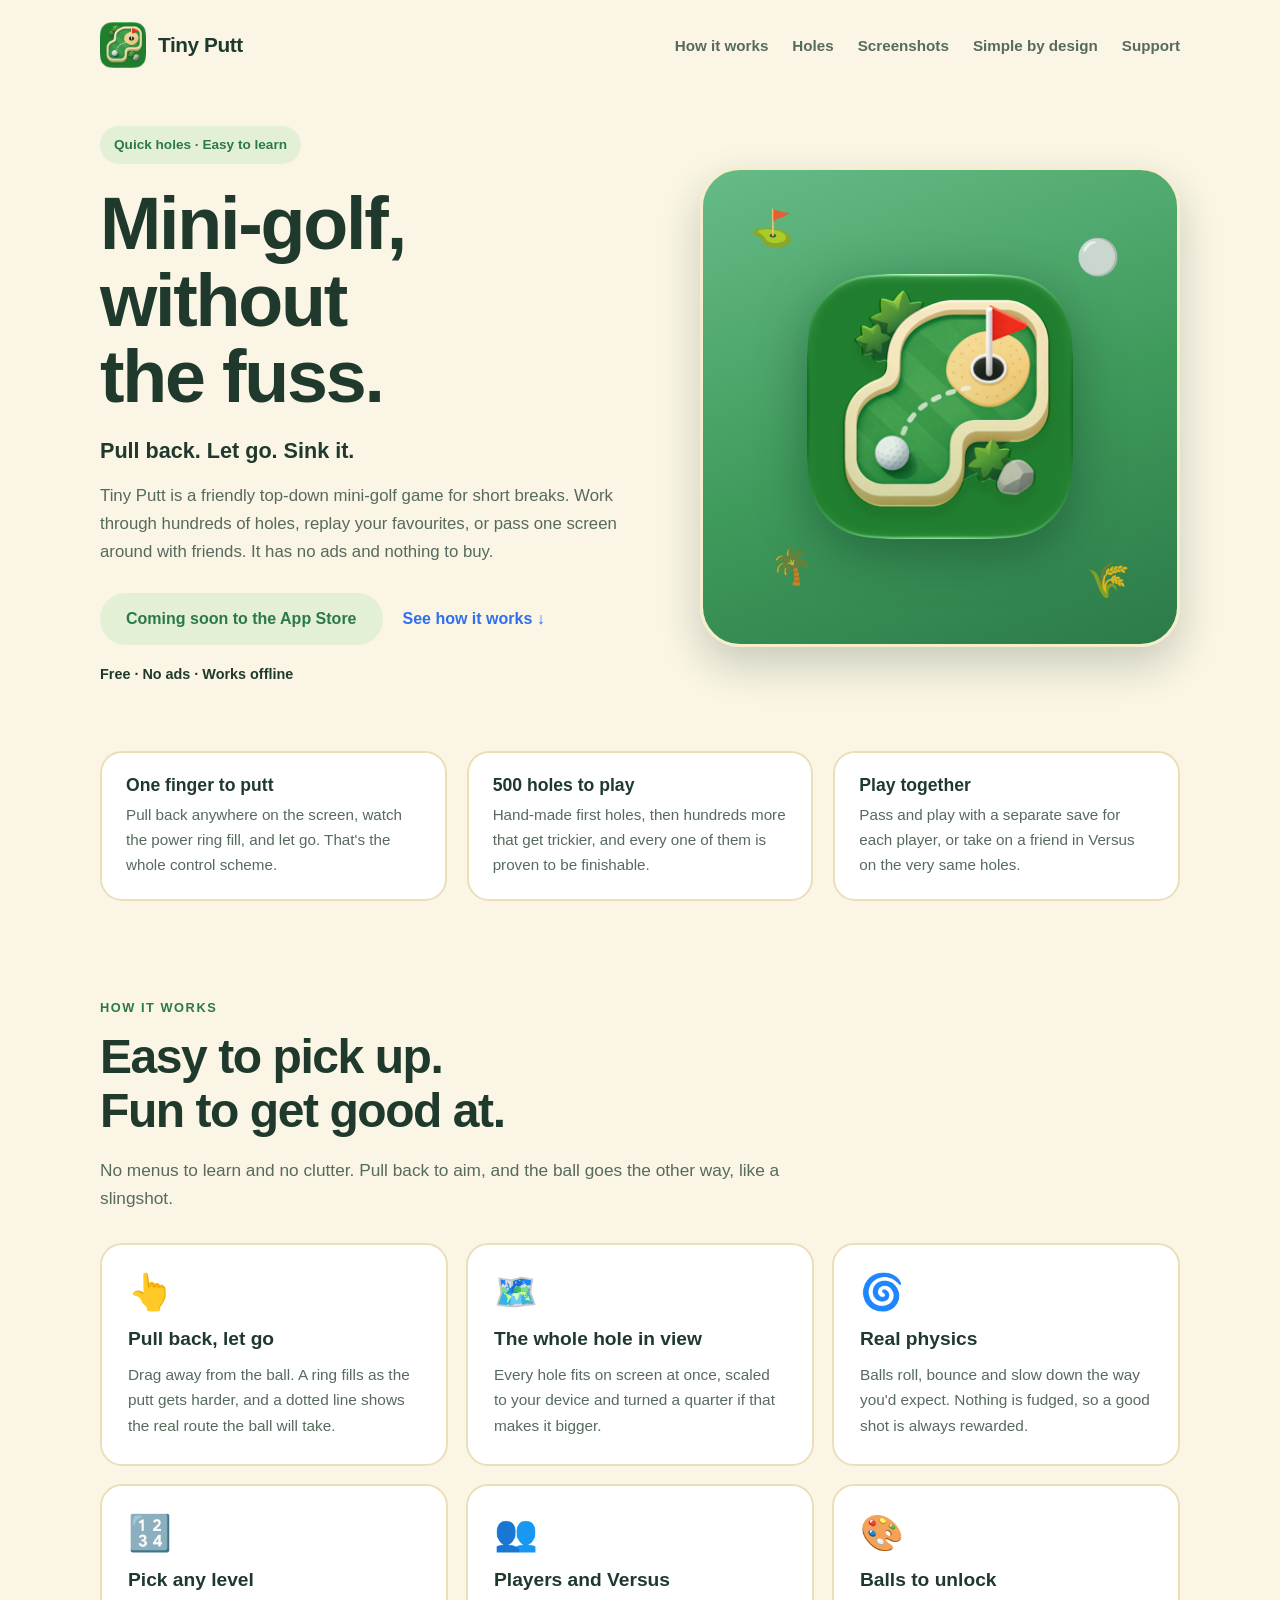
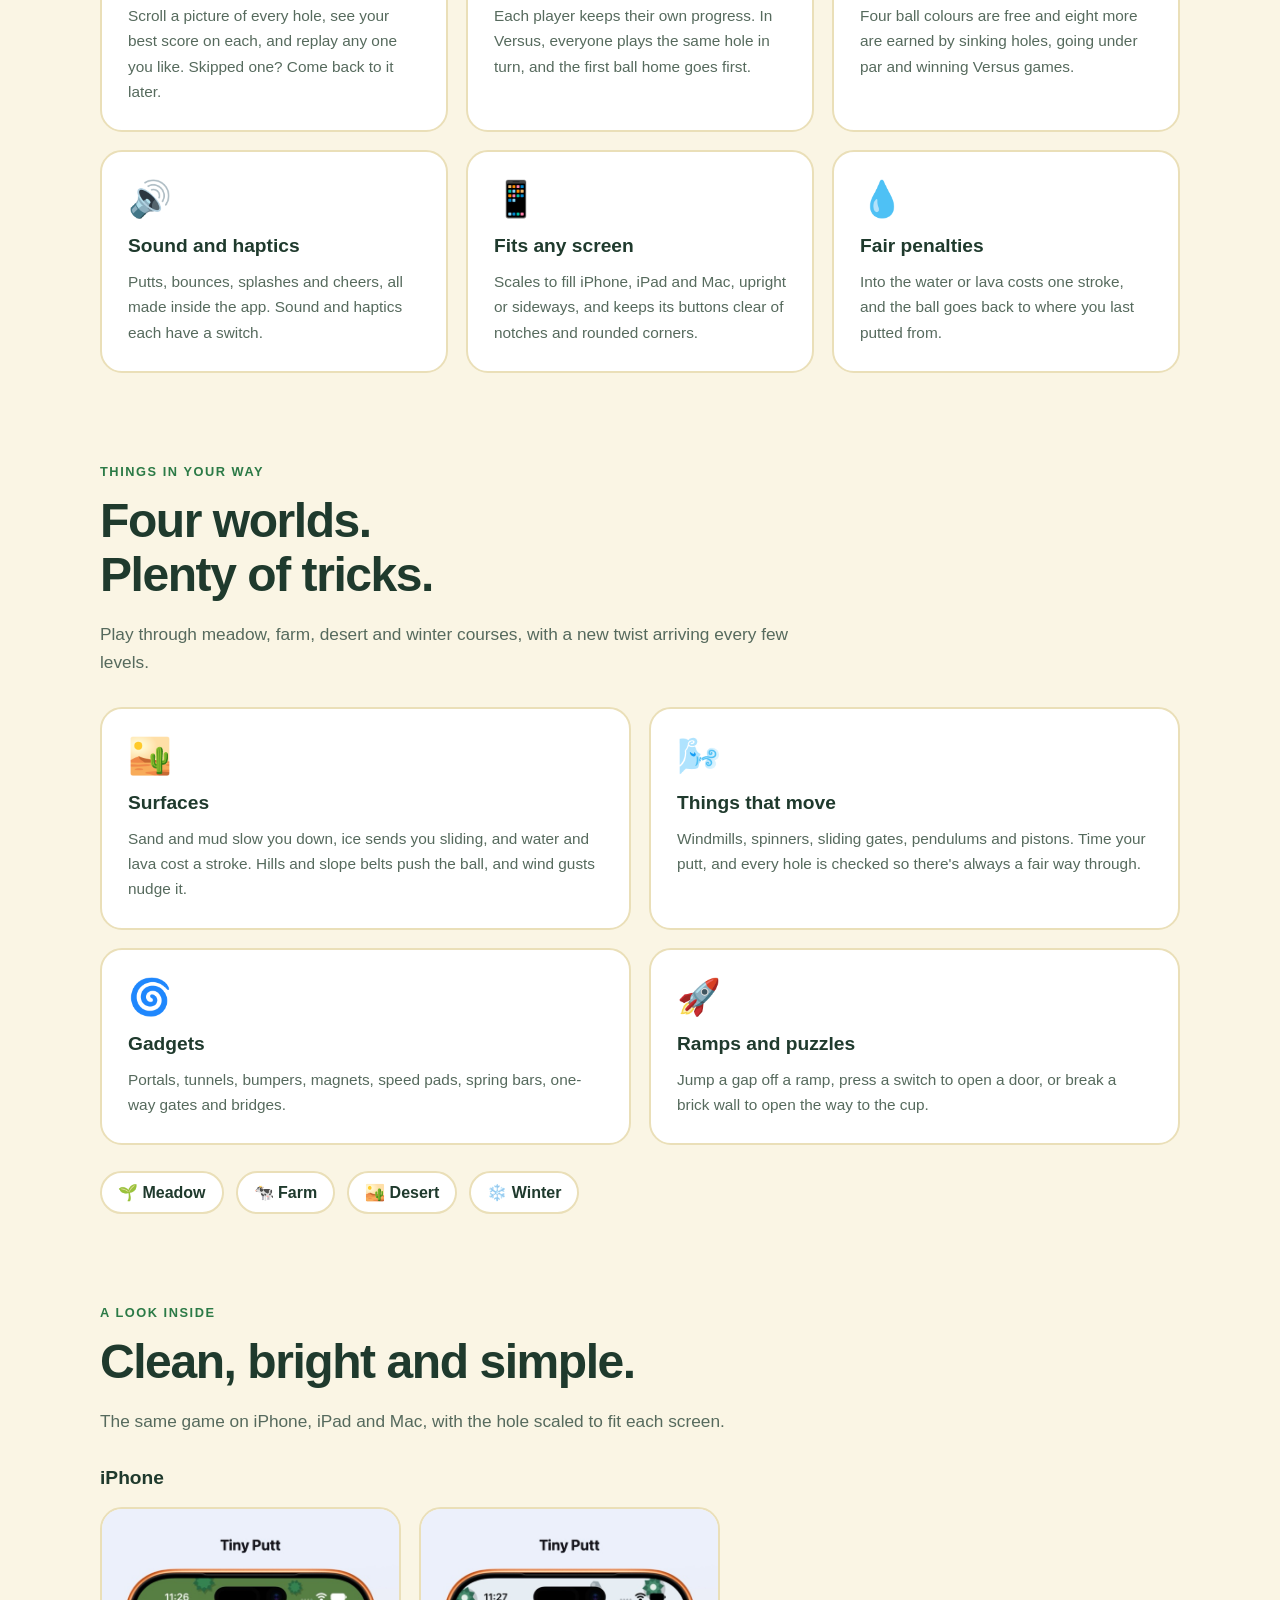
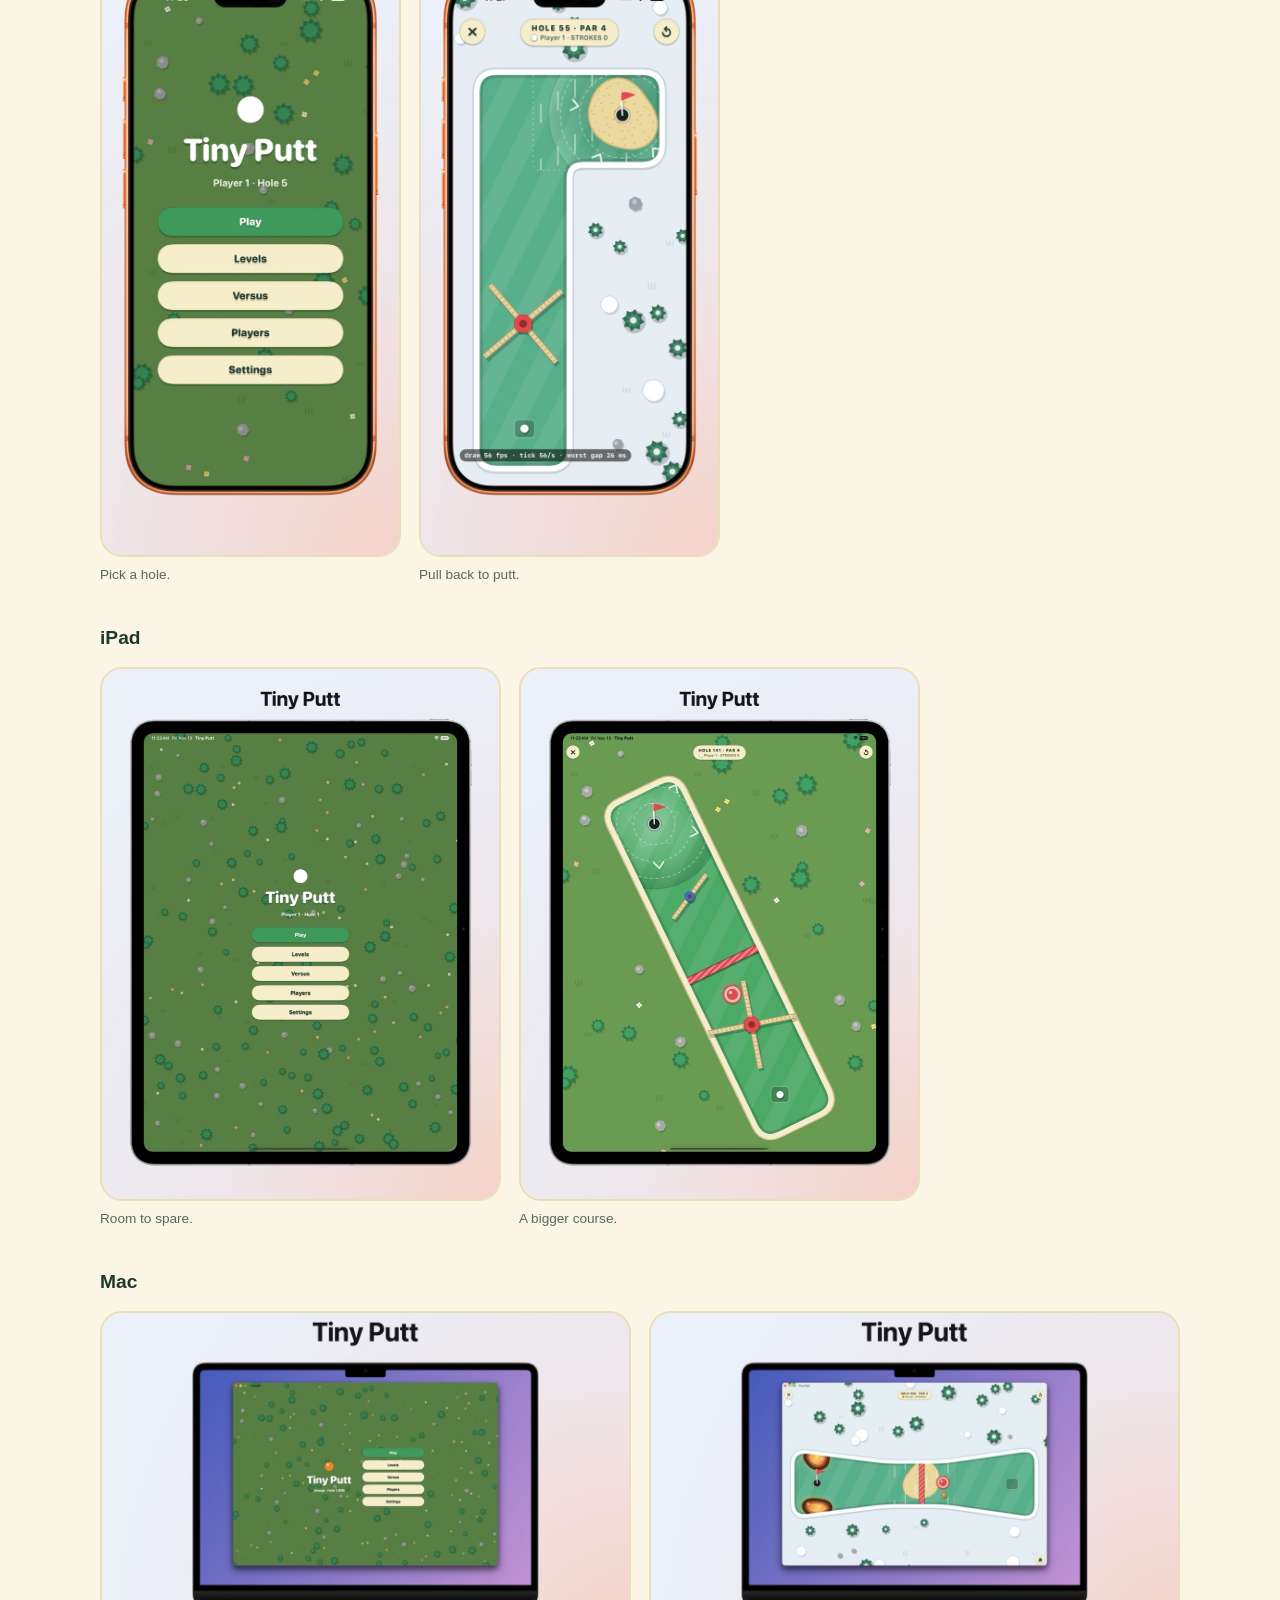
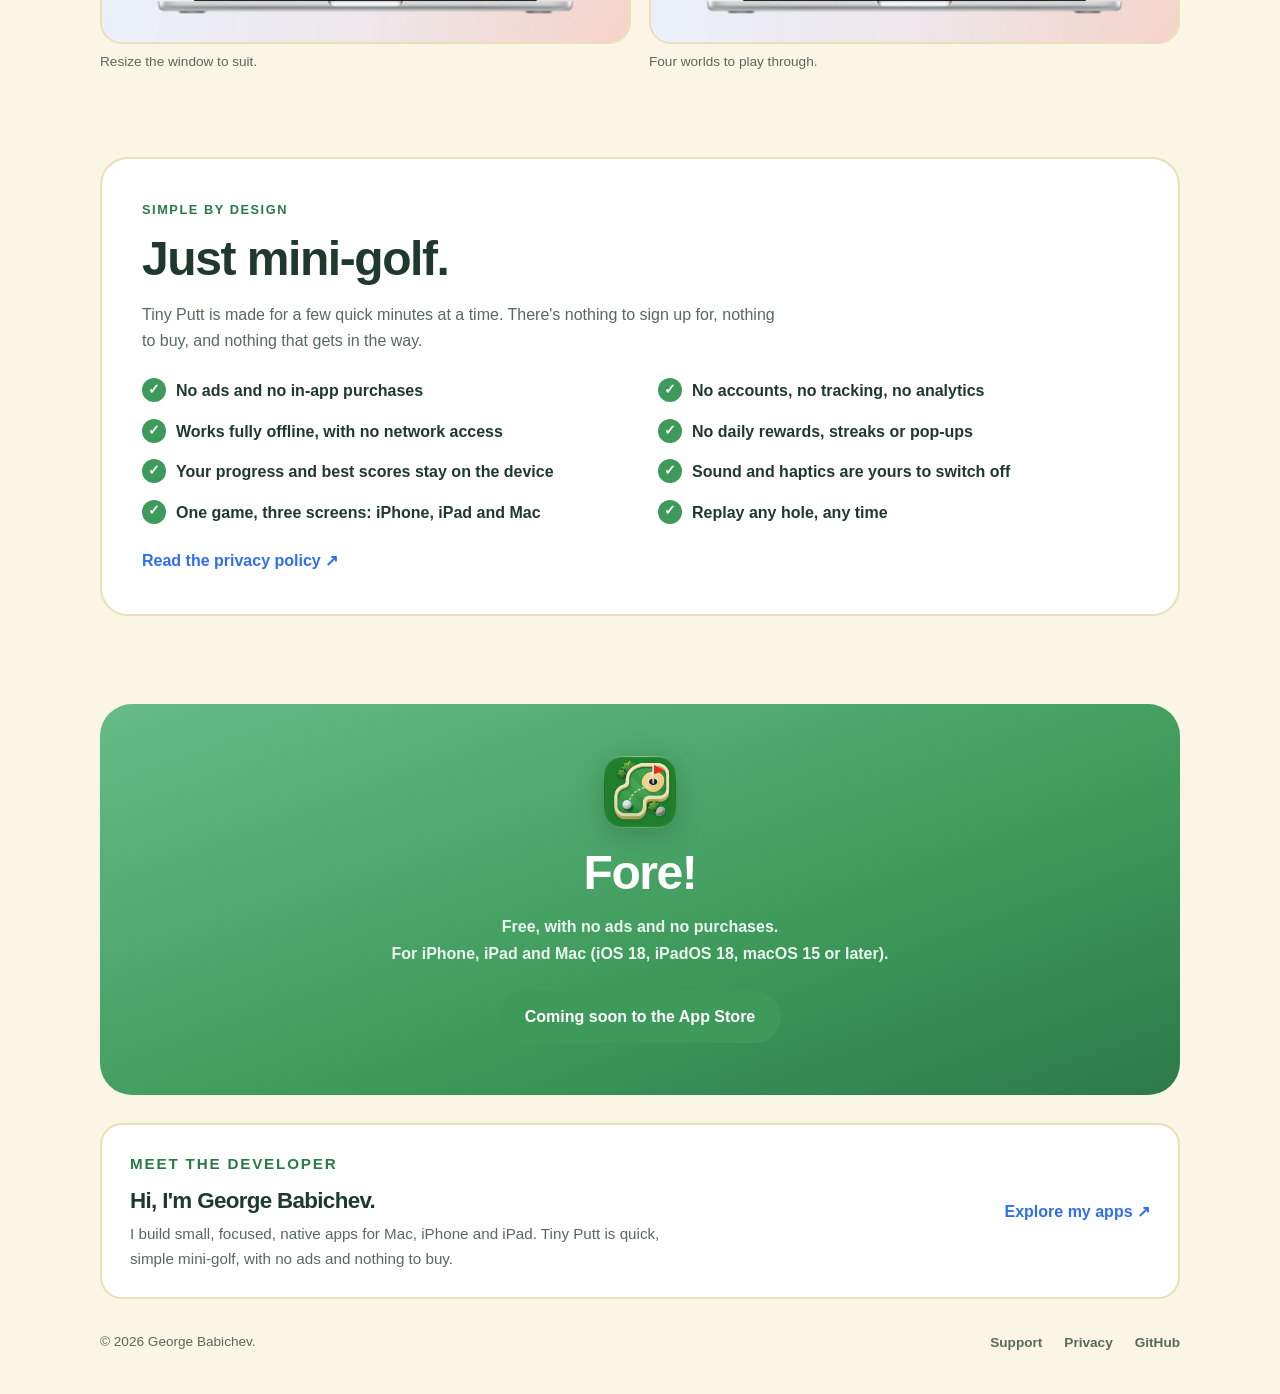
<file: docs/index.html>
<!DOCTYPE html>
<html lang="en">
<head>
  <meta charset="UTF-8">
  <meta name="viewport" content="width=device-width, initial-scale=1.0">
  <title>Tiny Putt – Quick, Easy Mini-Golf for iPhone, iPad and Mac</title>
  <meta name="description" content="Tiny Putt is a free, ad-free top-down mini-golf game. Pull back to putt, play hundreds of holes with windmills, portals, ramps and more, and share one device with friends. Works offline on iPhone, iPad, and Mac.">
  <meta name="theme-color" content="#faf5e4">
  <meta property="og:title" content="Tiny Putt – Quick, Easy Mini-Golf">
  <meta property="og:description" content="Pull back. Let go. Sink it. No ads, no purchases.">
  <meta property="og:type" content="website">
  <link rel="icon" type="image/png" href="./icon.png">
  <link rel="apple-touch-icon" href="./apple-touch-icon.png">
  <link rel="stylesheet" href="./styles.css">
</head>
<body>
  <a class="skip-link" href="#main">Skip to content</a>
  <div class="shell">
    <nav class="topbar" aria-label="Primary">
      <a class="brand" href="index.html" aria-label="Tiny Putt home"><img src="./icon.png" alt="" width="46" height="46"><span>Tiny Putt</span></a>
      <div class="nav-links"><a href="#play">How it works</a><a href="#holes">Holes</a><a href="#screenshots">Screenshots</a><a href="#simple">Simple by design</a><a href="Support.html">Support</a></div>
    </nav>

    <main id="main">
      <header class="hero">
        <div>
          <p class="tag">Quick holes · Easy to learn</p>
          <h1>Mini-golf, without<br>the fuss.</h1>
          <p class="lede">Pull back. Let go. Sink it.</p>
          <p class="summary">Tiny Putt is a friendly top-down mini-golf game for short breaks. Work through hundreds of holes, replay your favourites, or pass one screen around with friends. It has no ads and nothing to buy.</p>
          <div class="hero-actions">
            <span class="button button-soon">Coming soon to the App Store</span>
            <a class="text-link" href="#play">See how it works ↓</a>
          </div>
          <p class="note">Free · No ads · Works offline</p>
        </div>
        <div class="hero-art" aria-hidden="true">
          <span class="sprinkle s1">⛳</span><span class="sprinkle s2">⚪</span><span class="sprinkle s3">🌴</span><span class="sprinkle s4">🌾</span>
          <img class="hero-icon" src="./icon.png" alt="" width="256" height="256">
        </div>
      </header>

      <section class="band" aria-label="Highlights">
        <div><strong>One finger to putt</strong><p>Pull back anywhere on the screen, watch the power ring fill, and let go. That's the whole control scheme.</p></div>
        <div><strong>500 holes to play</strong><p>Hand-made first holes, then hundreds more that get trickier, and every one of them is proven to be finishable.</p></div>
        <div><strong>Play together</strong><p>Pass and play with a separate save for each player, or take on a friend in Versus on the very same holes.</p></div>
      </section>

      <section class="section" id="play" aria-labelledby="play-title">
        <div class="heading"><p class="eyebrow">How it works</p><h2 id="play-title">Easy to pick up.<br>Fun to get good at.</h2><p>No menus to learn and no clutter. Pull back to aim, and the ball goes the other way, like a slingshot.</p></div>
        <div class="grid">
          <article class="card"><span class="emoji" aria-hidden="true">👆</span><h3>Pull back, let go</h3><p>Drag away from the ball. A ring fills as the putt gets harder, and a dotted line shows the real route the ball will take.</p></article>
          <article class="card"><span class="emoji" aria-hidden="true">🗺️</span><h3>The whole hole in view</h3><p>Every hole fits on screen at once, scaled to your device and turned a quarter if that makes it bigger.</p></article>
          <article class="card"><span class="emoji" aria-hidden="true">🌀</span><h3>Real physics</h3><p>Balls roll, bounce and slow down the way you'd expect. Nothing is fudged, so a good shot is always rewarded.</p></article>
          <article class="card"><span class="emoji" aria-hidden="true">🔢</span><h3>Pick any level</h3><p>Scroll a picture of every hole, see your best score on each, and replay any one you like. Skipped one? Come back to it later.</p></article>
          <article class="card"><span class="emoji" aria-hidden="true">👥</span><h3>Players and Versus</h3><p>Each player keeps their own progress. In Versus, everyone plays the same hole in turn, and the first ball home goes first.</p></article>
          <article class="card"><span class="emoji" aria-hidden="true">🎨</span><h3>Balls to unlock</h3><p>Four ball colours are free and eight more are earned by sinking holes, going under par and winning Versus games.</p></article>
          <article class="card"><span class="emoji" aria-hidden="true">🔊</span><h3>Sound and haptics</h3><p>Putts, bounces, splashes and cheers, all made inside the app. Sound and haptics each have a switch.</p></article>
          <article class="card"><span class="emoji" aria-hidden="true">📱</span><h3>Fits any screen</h3><p>Scales to fill iPhone, iPad and Mac, upright or sideways, and keeps its buttons clear of notches and rounded corners.</p></article>
          <article class="card"><span class="emoji" aria-hidden="true">💧</span><h3>Fair penalties</h3><p>Into the water or lava costs one stroke, and the ball goes back to where you last putted from.</p></article>
        </div>
      </section>

      <section class="section" id="holes" aria-labelledby="holes-title">
        <div class="heading"><p class="eyebrow">Things in your way</p><h2 id="holes-title">Four worlds.<br>Plenty of tricks.</h2><p>Play through meadow, farm, desert and winter courses, with a new twist arriving every few levels.</p></div>
        <div class="grid grid-2">
          <article class="card"><span class="emoji" aria-hidden="true">🏜️</span><h3>Surfaces</h3><p>Sand and mud slow you down, ice sends you sliding, and water and lava cost a stroke. Hills and slope belts push the ball, and wind gusts nudge it.</p></article>
          <article class="card"><span class="emoji" aria-hidden="true">🌬️</span><h3>Things that move</h3><p>Windmills, spinners, sliding gates, pendulums and pistons. Time your putt, and every hole is checked so there's always a fair way through.</p></article>
          <article class="card"><span class="emoji" aria-hidden="true">🌀</span><h3>Gadgets</h3><p>Portals, tunnels, bumpers, magnets, speed pads, spring bars, one-way gates and bridges.</p></article>
          <article class="card"><span class="emoji" aria-hidden="true">🚀</span><h3>Ramps and puzzles</h3><p>Jump a gap off a ramp, press a switch to open a door, or break a brick wall to open the way to the cup.</p></article>
        </div>
        <div class="worlds" aria-label="Worlds">
          <span>🌱 Meadow</span><span>🐄 Farm</span><span>🏜️ Desert</span><span>❄️ Winter</span>
        </div>
      </section>

      <section class="section" id="screenshots" aria-labelledby="shots-title">
        <div class="heading"><p class="eyebrow">A look inside</p><h2 id="shots-title">Clean, bright and simple.</h2><p>The same game on iPhone, iPad and Mac, with the hole scaled to fit each screen.</p></div>
        <div class="shots">
          <div class="shot-group">
            <h3>iPhone</h3>
            <div class="gallery-2 gallery-phone">
              <figure><img src="./images/iphone-menu.jpg" alt="The Tiny Putt main menu on iPhone" width="640" height="1391" loading="lazy"><figcaption>Pick a hole.</figcaption></figure>
              <figure><img src="./images/iphone-game.jpg" alt="A hole on iPhone, filling the screen" width="640" height="1391" loading="lazy"><figcaption>Pull back to putt.</figcaption></figure>
            </div>
          </div>
          <div class="shot-group">
            <h3>iPad</h3>
            <div class="gallery-2 gallery-ipad">
              <figure><img src="./images/ipad-menu.jpg" alt="The Tiny Putt main menu on iPad" width="760" height="1014" loading="lazy"><figcaption>Room to spare.</figcaption></figure>
              <figure><img src="./images/ipad-game.jpg" alt="A hole on iPad" width="760" height="1014" loading="lazy"><figcaption>A bigger course.</figcaption></figure>
            </div>
          </div>
          <div class="shot-group">
            <h3>Mac</h3>
            <div class="gallery-2">
              <figure><img src="./images/mac-menu.jpg" alt="The Tiny Putt main menu in a Mac window" width="1100" height="688" loading="lazy"><figcaption>Resize the window to suit.</figcaption></figure>
              <figure><img src="./images/mac-game.jpg" alt="A hole on Mac" width="1100" height="688" loading="lazy"><figcaption>Four worlds to play through.</figcaption></figure>
            </div>
          </div>
        </div>
      </section>

      <section class="section" id="simple" aria-labelledby="simple-title">
        <div class="parents">
          <p class="eyebrow">Simple by design</p>
          <h2 id="simple-title">Just mini-golf.</h2>
          <p style="margin-top:16px;max-width:640px">Tiny Putt is made for a few quick minutes at a time. There's nothing to sign up for, nothing to buy, and nothing that gets in the way.</p>
          <ul>
            <li>No ads and no in-app purchases</li>
            <li>No accounts, no tracking, no analytics</li>
            <li>Works fully offline, with no network access</li>
            <li>No daily rewards, streaks or pop-ups</li>
            <li>Your progress and best scores stay on the device</li>
            <li>Sound and haptics are yours to switch off</li>
            <li>One game, three screens: iPhone, iPad and Mac</li>
            <li>Replay any hole, any time</li>
          </ul>
          <p style="margin-top:22px"><a class="text-link" href="PrivacyPolicy.html">Read the privacy policy ↗</a></p>
        </div>
      </section>

      <section class="download" aria-label="Get Tiny Putt">
        <img src="./icon.png" width="72" height="72" alt="">
        <h2>Fore!</h2>
        <p>Free, with no ads and no purchases.<br>For iPhone, iPad and Mac (iOS 18, iPadOS 18, macOS 15 or later).</p>
        <span class="button button-primary" style="box-shadow:none">Coming soon to the App Store</span>
      </section>

      <aside class="developer" aria-labelledby="dev-title">
        <div>
          <p class="eyebrow">Meet the developer</p>
          <h2 id="dev-title">Hi, I'm George Babichev.</h2>
          <p>I build small, focused, native apps for Mac, iPhone and iPad. Tiny Putt is quick, simple mini-golf, with no ads and nothing to buy.</p>
        </div>
        <a class="text-link" href="https://georgebabichev.com/#projects">Explore my apps ↗</a>
      </aside>
    </main>

    <footer class="footer"><p>© 2026 George Babichev.</p><div><a href="Support.html">Support</a><a href="PrivacyPolicy.html">Privacy</a><a href="https://github.com/gbabichev/TinyPutt">GitHub</a></div></footer>
  </div>
</body>
</html>
</file>
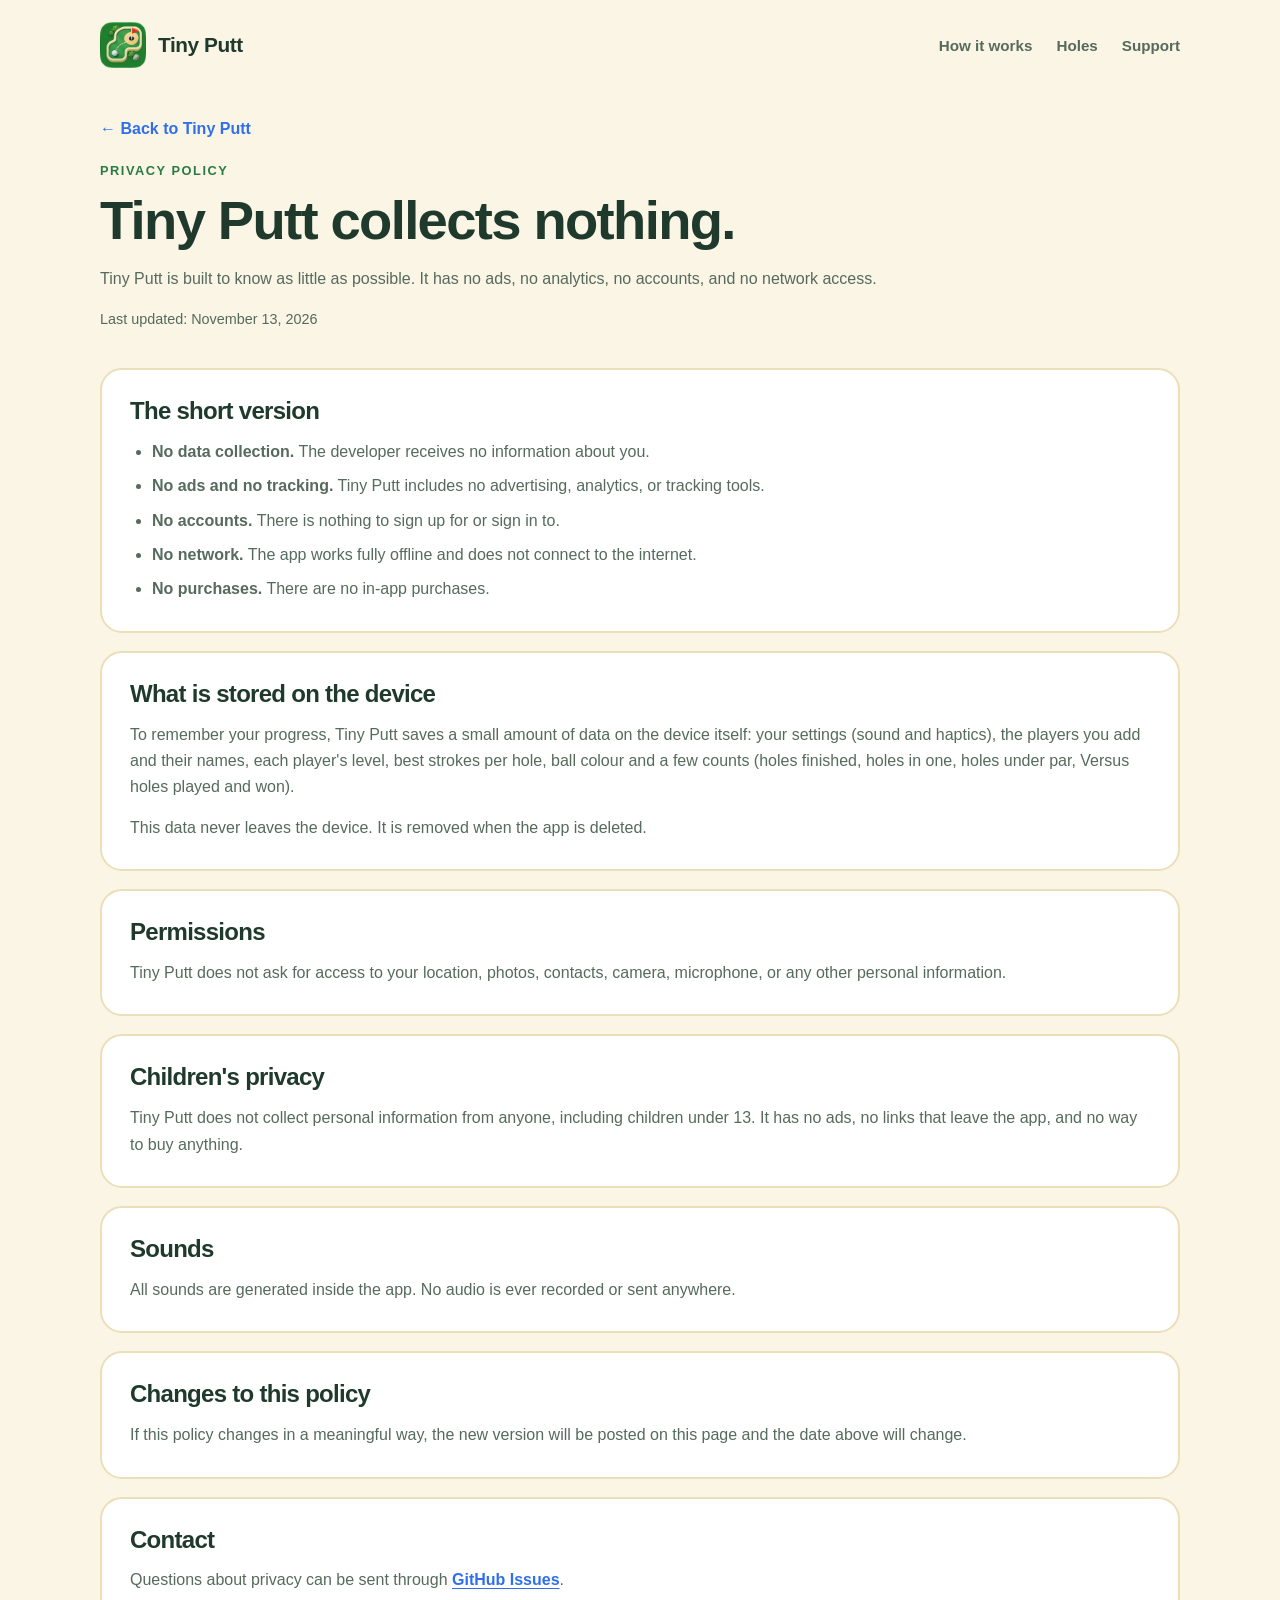
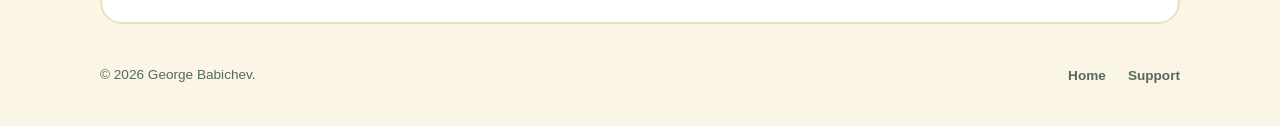
<file: docs/PrivacyPolicy.html>
<!DOCTYPE html>
<html lang="en">
<head>
  <meta charset="UTF-8">
  <meta name="viewport" content="width=device-width, initial-scale=1.0">
  <title>Tiny Putt Privacy Policy</title>
  <meta name="description" content="Tiny Putt collects no data. It has no ads, no analytics, no accounts, and no network access.">
  <meta name="theme-color" content="#faf5e4">
  <link rel="icon" type="image/png" href="./icon.png">
  <link rel="stylesheet" href="./styles.css">
</head>
<body>
  <div class="shell">
    <nav class="topbar" aria-label="Primary">
      <a class="brand" href="index.html" aria-label="Tiny Putt home"><img src="./icon.png" alt="" width="46" height="46"><span>Tiny Putt</span></a>
      <div class="nav-links"><a href="index.html#play">How it works</a><a href="index.html#holes">Holes</a><a href="Support.html">Support</a></div>
    </nav>
    <header class="info-header">
      <a class="back-link" href="index.html">← Back to Tiny Putt</a>
      <p class="eyebrow">Privacy Policy</p>
      <h1>Tiny Putt collects nothing.</h1>
      <p>Tiny Putt is built to know as little as possible. It has no ads, no analytics, no accounts, and no network access.</p>
      <p style="font-size:.9rem">Last updated: November 13, 2026</p>
    </header>
    <main class="info-stack">
      <section class="info-card">
        <h2>The short version</h2>
        <ul>
          <li><strong>No data collection.</strong> The developer receives no information about you.</li>
          <li><strong>No ads and no tracking.</strong> Tiny Putt includes no advertising, analytics, or tracking tools.</li>
          <li><strong>No accounts.</strong> There is nothing to sign up for or sign in to.</li>
          <li><strong>No network.</strong> The app works fully offline and does not connect to the internet.</li>
          <li><strong>No purchases.</strong> There are no in-app purchases.</li>
        </ul>
      </section>
      <section class="info-card">
        <h2>What is stored on the device</h2>
        <p>To remember your progress, Tiny Putt saves a small amount of data on the device itself: your settings (sound and haptics), the players you add and their names, each player's level, best strokes per hole, ball colour and a few counts (holes finished, holes in one, holes under par, Versus holes played and won).</p>
        <p>This data never leaves the device. It is removed when the app is deleted.</p>
      </section>
      <section class="info-card">
        <h2>Permissions</h2>
        <p>Tiny Putt does not ask for access to your location, photos, contacts, camera, microphone, or any other personal information.</p>
      </section>
      <section class="info-card">
        <h2>Children's privacy</h2>
        <p>Tiny Putt does not collect personal information from anyone, including children under 13. It has no ads, no links that leave the app, and no way to buy anything.</p>
      </section>
      <section class="info-card">
        <h2>Sounds</h2>
        <p>All sounds are generated inside the app. No audio is ever recorded or sent anywhere.</p>
      </section>
      <section class="info-card">
        <h2>Changes to this policy</h2>
        <p>If this policy changes in a meaningful way, the new version will be posted on this page and the date above will change.</p>
      </section>
      <section class="info-card">
        <h2>Contact</h2>
        <p>Questions about privacy can be sent through <a href="https://github.com/gbabichev/TinyPutt/issues" target="_blank" rel="noreferrer">GitHub Issues</a>.</p>
      </section>
    </main>
    <footer class="footer"><p>© 2026 George Babichev.</p><div><a href="index.html">Home</a><a href="Support.html">Support</a></div></footer>
  </div>
</body>
</html>
</file>
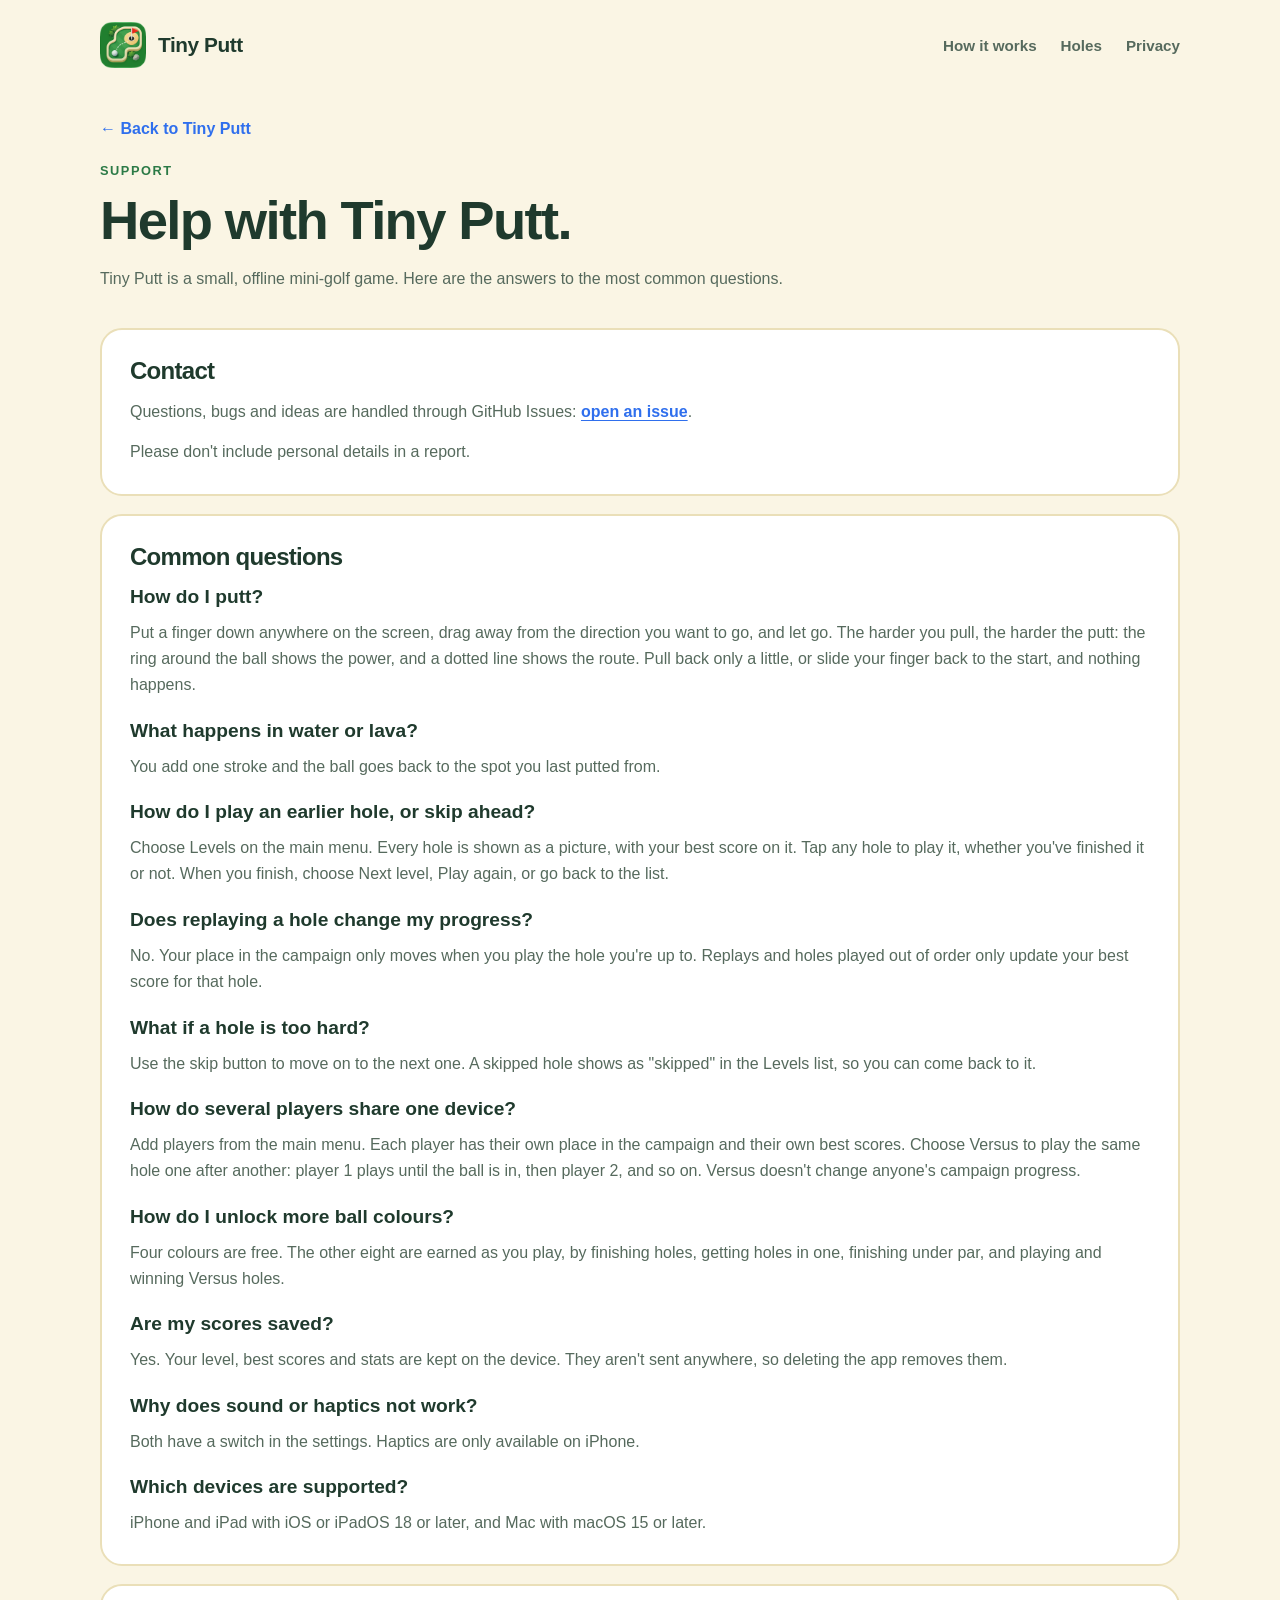
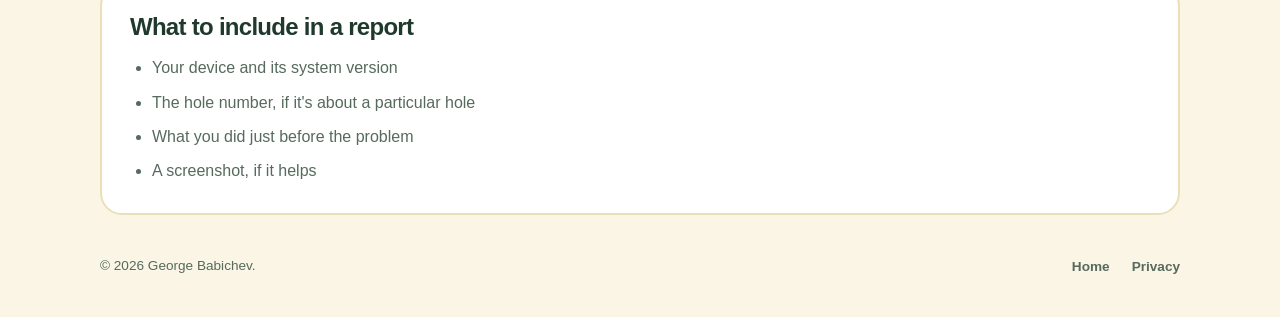
<file: docs/Support.html>
<!DOCTYPE html>
<html lang="en">
<head>
  <meta charset="UTF-8">
  <meta name="viewport" content="width=device-width, initial-scale=1.0">
  <title>Tiny Putt Support</title>
  <meta name="description" content="Help and contact information for Tiny Putt, a quick, easy mini-golf game for iPhone, iPad and Mac.">
  <meta name="theme-color" content="#faf5e4">
  <link rel="icon" type="image/png" href="./icon.png">
  <link rel="stylesheet" href="./styles.css">
</head>
<body>
  <div class="shell">
    <nav class="topbar" aria-label="Primary">
      <a class="brand" href="index.html" aria-label="Tiny Putt home"><img src="./icon.png" alt="" width="46" height="46"><span>Tiny Putt</span></a>
      <div class="nav-links"><a href="index.html#play">How it works</a><a href="index.html#holes">Holes</a><a href="PrivacyPolicy.html">Privacy</a></div>
    </nav>
    <header class="info-header">
      <a class="back-link" href="index.html">← Back to Tiny Putt</a>
      <p class="eyebrow">Support</p>
      <h1>Help with Tiny Putt.</h1>
      <p>Tiny Putt is a small, offline mini-golf game. Here are the answers to the most common questions.</p>
    </header>
    <main class="info-stack">
      <section class="info-card">
        <h2>Contact</h2>
        <p>Questions, bugs and ideas are handled through GitHub Issues: <a href="https://github.com/gbabichev/TinyPutt/issues" target="_blank" rel="noreferrer">open an issue</a>.</p>
        <p>Please don't include personal details in a report.</p>
      </section>
      <section class="info-card">
        <h2>Common questions</h2>
        <h3>How do I putt?</h3>
        <p>Put a finger down anywhere on the screen, drag away from the direction you want to go, and let go. The harder you pull, the harder the putt: the ring around the ball shows the power, and a dotted line shows the route. Pull back only a little, or slide your finger back to the start, and nothing happens.</p>
        <h3 style="margin-top:20px">What happens in water or lava?</h3>
        <p>You add one stroke and the ball goes back to the spot you last putted from.</p>
        <h3 style="margin-top:20px">How do I play an earlier hole, or skip ahead?</h3>
        <p>Choose Levels on the main menu. Every hole is shown as a picture, with your best score on it. Tap any hole to play it, whether you've finished it or not. When you finish, choose Next level, Play again, or go back to the list.</p>
        <h3 style="margin-top:20px">Does replaying a hole change my progress?</h3>
        <p>No. Your place in the campaign only moves when you play the hole you're up to. Replays and holes played out of order only update your best score for that hole.</p>
        <h3 style="margin-top:20px">What if a hole is too hard?</h3>
        <p>Use the skip button to move on to the next one. A skipped hole shows as "skipped" in the Levels list, so you can come back to it.</p>
        <h3 style="margin-top:20px">How do several players share one device?</h3>
        <p>Add players from the main menu. Each player has their own place in the campaign and their own best scores. Choose Versus to play the same hole one after another: player 1 plays until the ball is in, then player 2, and so on. Versus doesn't change anyone's campaign progress.</p>
        <h3 style="margin-top:20px">How do I unlock more ball colours?</h3>
        <p>Four colours are free. The other eight are earned as you play, by finishing holes, getting holes in one, finishing under par, and playing and winning Versus holes.</p>
        <h3 style="margin-top:20px">Are my scores saved?</h3>
        <p>Yes. Your level, best scores and stats are kept on the device. They aren't sent anywhere, so deleting the app removes them.</p>
        <h3 style="margin-top:20px">Why does sound or haptics not work?</h3>
        <p>Both have a switch in the settings. Haptics are only available on iPhone.</p>
        <h3 style="margin-top:20px">Which devices are supported?</h3>
        <p>iPhone and iPad with iOS or iPadOS 18 or later, and Mac with macOS 15 or later.</p>
      </section>
      <section class="info-card">
        <h2>What to include in a report</h2>
        <ul>
          <li>Your device and its system version</li>
          <li>The hole number, if it's about a particular hole</li>
          <li>What you did just before the problem</li>
          <li>A screenshot, if it helps</li>
        </ul>
      </section>
    </main>
    <footer class="footer"><p>© 2026 George Babichev.</p><div><a href="index.html">Home</a><a href="PrivacyPolicy.html">Privacy</a></div></footer>
  </div>
</body>
</html>
</file>
<file: docs/styles.css>
:root {
  color-scheme: light dark;
  --bg: #faf5e4;
  --surface: #ffffff;
  --ink: #1f3a2d;
  --muted: #566a5d;
  --line: #eadfb8;
  --accent: #3e9a5b;
  --accent-dark: #2b7a46;
  --blue: #2f6fed;
  --green: #3e9a5b;
  --pink: #ff4d8d;
  --yellow: #ffc533;
  --soft: #e4f0d6;
  --content-width: 1080px;
}
* { box-sizing: border-box; }
html { scroll-behavior: smooth; scroll-padding-top: 24px; }
body { margin: 0; min-width: 320px; color: var(--ink); background: var(--bg); font-family: ui-rounded, "SF Pro Rounded", "Nunito", -apple-system, BlinkMacSystemFont, "Helvetica Neue", sans-serif; -webkit-font-smoothing: antialiased; }
img { display: block; max-width: 100%; height: auto; }
a { color: inherit; text-decoration: none; }
a:hover { color: var(--accent-dark); }
a:focus-visible, summary:focus-visible { outline: 3px solid var(--blue); outline-offset: 4px; border-radius: 6px; }
h1, h2, h3, p, figure, ul { margin: 0; }
p, li { color: var(--muted); line-height: 1.65; }
h1, h2 { font-weight: 800; letter-spacing: -.03em; text-wrap: balance; }
h1 { font-size: clamp(2.8rem, 6vw, 4.6rem); line-height: 1.04; }
h2 { font-size: clamp(2rem, 4vw, 3rem); line-height: 1.12; }
h3 { font-size: 1.2rem; line-height: 1.3; margin-bottom: 10px; }
.shell { width: min(calc(100% - 48px), var(--content-width)); margin: 0 auto; }
.skip-link { position: absolute; top: -80px; left: 16px; z-index: 10; padding: 12px 20px; background: var(--surface); border: 2px solid var(--blue); border-radius: 10px; }
.skip-link:focus { top: 12px; }

.topbar { display: flex; justify-content: space-between; align-items: center; gap: 24px; padding: 22px 0; }
.brand { display: inline-flex; gap: 12px; align-items: center; font-size: 1.3rem; font-weight: 800; letter-spacing: -.02em; }
.brand img { width: 46px; height: 46px; }
.nav-links { display: flex; flex-wrap: wrap; gap: 8px 24px; font-weight: 700; font-size: .95rem; color: var(--muted); }

.hero { display: grid; grid-template-columns: 1.15fr 1fr; align-items: center; gap: 48px; padding: 36px 0 56px; }
.tag { display: inline-block; padding: 8px 14px; background: var(--soft); color: var(--accent-dark); border-radius: 999px; font-size: .85rem; font-weight: 800; margin-bottom: 22px; }
.lede { font-size: 1.35rem; line-height: 1.4; font-weight: 700; color: var(--ink); margin-top: 20px; }
.summary { max-width: 520px; margin-top: 16px; font-size: 1.05rem; }
.hero-actions { display: flex; flex-wrap: wrap; align-items: center; gap: 14px 20px; margin-top: 28px; }
.button { display: inline-flex; align-items: center; justify-content: center; gap: 10px; min-height: 52px; padding: 14px 26px; border-radius: 999px; font-size: 1rem; font-weight: 800; }
.button-primary { background: var(--accent); color: #fff; box-shadow: 0 5px 0 var(--accent-dark); }
.button-primary:hover { color: #fff; background: #4fae6c; }
.button-soon { background: var(--soft); color: var(--accent-dark); }
.text-link { font-weight: 800; color: var(--blue); }
.note { margin-top: 18px; font-size: .9rem; font-weight: 700; color: var(--ink); }

.hero-art { position: relative; display: grid; place-items: center; aspect-ratio: 1; border-radius: 40px; background: linear-gradient(160deg, #66bb86, #3e9a5b 55%, #2c7a49); border: 3px solid #f6edcb; box-shadow: 0 18px 40px rgba(31, 58, 45, .22); overflow: hidden; }
.hero-art .row { display: flex; align-items: center; gap: 22px; font-size: clamp(3.2rem, 9vw, 5.6rem); }
.hero-art .hero-icon { width: 56%; height: auto; filter: drop-shadow(0 14px 26px rgba(8, 36, 22, .38)); }
.hero-art .arrow { font-size: 2.6rem; color: var(--blue); font-weight: 900; }
.hero-art .sprinkle { position: absolute; font-size: 2.2rem; opacity: .85; }
.s1 { top: 8%; left: 10%; } .s2 { top: 14%; right: 12%; } .s3 { bottom: 12%; left: 14%; } .s4 { bottom: 9%; right: 10%; }

.band { display: grid; grid-template-columns: repeat(3, 1fr); gap: 20px; padding: 8px 0 8px; }
.band div { background: var(--surface); border: 2px solid var(--line); border-radius: 22px; padding: 22px 24px; }
.band strong { display: block; font-size: 1.1rem; color: var(--ink); margin-bottom: 6px; }
.band p { font-size: .95rem; }

.section { padding-top: 88px; }
.heading { max-width: 720px; margin-bottom: 30px; }
.eyebrow { color: var(--accent-dark); font-size: .8rem; font-weight: 800; text-transform: uppercase; letter-spacing: .12em; margin-bottom: 12px; }
.heading > p:last-child:not(.eyebrow) { margin-top: 18px; font-size: 1.08rem; }
.grid { display: grid; grid-template-columns: repeat(3, minmax(0, 1fr)); gap: 18px; }
.grid-2 { grid-template-columns: repeat(2, minmax(0, 1fr)); }
.card { background: var(--surface); border: 2px solid var(--line); border-radius: 22px; padding: 26px; }
.card p { font-size: .96rem; }
.card .emoji { display: block; font-size: 2.2rem; margin-bottom: 14px; }

.worlds { display: flex; flex-wrap: wrap; gap: 12px; margin-top: 26px; }
.worlds span { padding: 10px 16px; background: var(--surface); border: 2px solid var(--line); border-radius: 999px; font-weight: 800; color: var(--ink); }

.shots { display: grid; gap: 44px; }
.shot-group h3 { margin-bottom: 16px; }
.gallery-2 { display: grid; grid-template-columns: repeat(2, minmax(0, 1fr)); gap: 18px; }
.gallery-2 img { width: 100%; border-radius: 22px; border: 2px solid var(--line); }
.gallery-phone { max-width: 620px; }
.gallery-ipad { max-width: 820px; }
.gallery { display: grid; grid-template-columns: repeat(4, minmax(0, 1fr)); gap: 18px; }
.gallery img { width: 100%; border-radius: 22px; border: 2px solid var(--line); }
figcaption { margin-top: 10px; font-size: .85rem; color: var(--muted); }

.parents { background: var(--surface); border: 2px solid var(--line); border-radius: 28px; padding: 40px; }
.parents ul { list-style: none; padding: 0; display: grid; grid-template-columns: 1fr 1fr; gap: 14px 36px; margin-top: 24px; }
.parents li { padding-left: 34px; position: relative; color: var(--ink); font-weight: 600; }
.parents li::before { content: "✓"; position: absolute; left: 0; top: 0; width: 24px; height: 24px; border-radius: 50%; background: var(--green); color: #fff; font-size: .85rem; font-weight: 900; display: grid; place-items: center; }

.download { margin-top: 88px; padding: 52px 24px; border-radius: 32px; text-align: center; background: linear-gradient(160deg, #66bb86, #3e9a5b 60%, #2c7a49); }
.download img { margin: 0 auto 18px; filter: drop-shadow(0 6px 14px rgba(0, 0, 0, .18)); }
.download h2 { color: #fff; }
.download p { margin: 14px 0 24px; color: #eaf6ee; font-weight: 600; }

.developer { display: grid; grid-template-columns: 1fr auto; align-items: center; gap: 28px; margin-top: 28px; padding: 26px 28px; background: var(--surface); border: 2px solid var(--line); border-radius: 22px; }
.developer h2 { font-size: 1.4rem; margin-bottom: 8px; }
.developer p { font-size: .95rem; max-width: 560px; }

.footer { padding: 32px 0 40px; display: flex; justify-content: space-between; align-items: center; gap: 20px; font-size: .85rem; color: var(--muted); }
.footer div { display: flex; gap: 22px; font-weight: 700; }

.info-header { padding: 30px 0 12px; max-width: 820px; }
.back-link { display: inline-block; color: var(--blue); font-weight: 800; margin-bottom: 22px; }
.info-header h1 { font-size: clamp(2.2rem, 5vw, 3.4rem); }
.info-header p:not(.eyebrow) { margin-top: 16px; }
.info-stack { display: grid; gap: 18px; margin: 24px 0 8px; }
.info-card { background: var(--surface); border: 2px solid var(--line); border-radius: 22px; padding: 28px; }
.info-card h2 { font-size: 1.5rem; margin-bottom: 14px; }
.info-card p + p { margin-top: 14px; }
.info-card ul { padding-left: 22px; }
.info-card li + li { margin-top: 8px; }
.info-card a { color: var(--blue); font-weight: 700; text-decoration: underline; text-underline-offset: 3px; }

@media (max-width: 900px) {
  .hero { grid-template-columns: 1fr; gap: 32px; }
  .hero-art { max-width: 420px; margin: 0 auto; width: 100%; }
  .grid, .grid-2, .band { grid-template-columns: 1fr; }
  .gallery { grid-template-columns: repeat(2, minmax(0, 1fr)); }
  .parents ul { grid-template-columns: 1fr; }
  .developer { grid-template-columns: 1fr; }
}
@media (max-width: 560px) {
  .gallery-2:not(.gallery-phone) { grid-template-columns: 1fr; }
  .shell { width: calc(100% - 32px); }
  .topbar { flex-wrap: wrap; gap: 12px; }
  .section { padding-top: 60px; }
  .parents { padding: 28px 22px; }
  .footer { flex-direction: column; align-items: flex-start; gap: 12px; }
}
@media (prefers-color-scheme: dark) {
  :root { --bg: #111a15; --surface: #1a2720; --ink: #f1f5ee; --muted: #b3c4b8; --line: #2b3b32; --soft: #24382c; --accent-dark: #86d6a2; --blue: #8fc3ff; }
  .tag { color: #9be0b3; }
  .hero-art, .download { background: linear-gradient(160deg, #2f6e4a, #245a3c 60%, #1c4a31); border-color: #2b3b32; }
  .download h2 { color: #fff; }
  .download p { color: #d6ece0; }
  .button-soon { color: #9be0b3; }
}
@media (prefers-reduced-motion: reduce) { html { scroll-behavior: auto; } }
</file>
